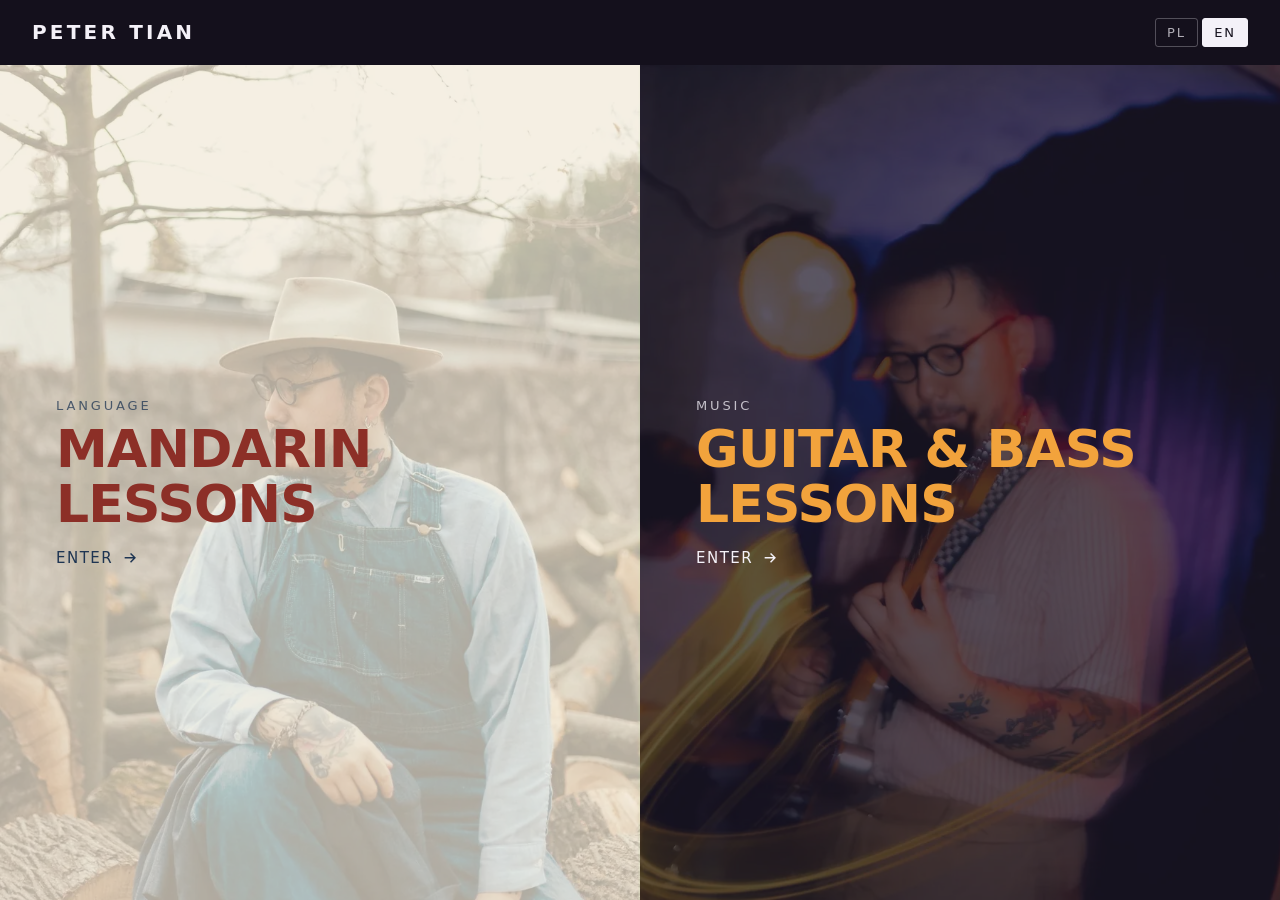
<file: site/index.html>
<!doctype html>
<html lang="pl" data-lang="pl">
<head>
<meta charset="utf-8">
<meta name="viewport" content="width=device-width, initial-scale=1">
<title>Peter Tian — Poznań</title>
<meta name="description"
      data-pl-content="Peter Tian w Poznaniu: lekcje języka chińskiego oraz lekcje gitary i basu."
      data-en-content="Peter Tian in Poznań: Mandarin lessons, and guitar and bass lessons."
      content="Peter Tian w Poznaniu: lekcje języka chińskiego oraz lekcje gitary i basu.">
<meta name="theme-color" content="#14101C">
<meta property="og:type" content="website">
<meta property="og:title" content="Peter Tian — Poznań">
<style>
  *, *::before, *::after { box-sizing: border-box; }

  body {
    margin: 0;
    min-height: 100svh;
    display: flex;
    flex-direction: column;
    background: #14101C;
    color: #F4F1F8;
    font-family: "Avenir Next", "Segoe UI", system-ui, -apple-system, sans-serif;
  }

  a { text-decoration: none; color: inherit; }

  header {
    display: flex;
    align-items: center;
    justify-content: space-between;
    gap: 1rem;
    padding: 1.1rem clamp(1.25rem, 4vw, 2rem);
  }

  .name {
    margin: 0;
    font-size: clamp(1rem, 3vw, 1.25rem);
    font-weight: 800;
    letter-spacing: 0.16em;
    text-transform: uppercase;
  }

  .langbar { display: flex; gap: 0.25rem; }

  .langbar button {
    font: inherit;
    font-size: 0.8125rem;
    letter-spacing: 0.14em;
    padding: 0.4rem 0.7rem;
    border: 1px solid rgba(244, 241, 248, 0.28);
    background: transparent;
    color: rgba(244, 241, 248, 0.7);
    cursor: pointer;
    border-radius: 3px;
    transition: background 140ms ease, color 140ms ease;
  }

  .langbar button[aria-pressed="true"] {
    background: #F4F1F8;
    border-color: #F4F1F8;
    color: #14101C;
  }

  .doors {
    flex: 1;
    display: grid;
    grid-template-rows: 1fr 1fr;
  }

  .door {
    position: relative;
    display: flex;
    flex-direction: column;
    justify-content: center;
    padding: clamp(2rem, 7vw, 4rem) clamp(1.5rem, 5vw, 3.5rem);
    overflow: hidden;
    transition: flex-grow 320ms ease;
  }

  .door::before {
    content: "";
    position: absolute;
    inset: 0;
    background-size: cover;
    background-position: center;
    opacity: 0.28;
    transition: opacity 320ms ease, transform 480ms ease;
  }

  .door > * { position: relative; }

  .door:hover::before, .door:focus-visible::before {
    opacity: 0.42;
    transform: scale(1.04);
  }

  .door:focus-visible { outline: 3px solid currentColor; outline-offset: -6px; }

  .door--mandarin {
    background: #F2E9D8;
    color: #1E3552;
  }
  .door--mandarin::before { background-image: url("mandarin/img/peter-900.webp"); }

  .door--music {
    background: #1D1729;
    color: #F4F1F8;
  }
  .door--music::before { background-image: url("music/img/live-900.webp"); }

  .kicker {
    font-size: clamp(0.7rem, 2.2vw, 0.8125rem);
    letter-spacing: 0.22em;
    text-transform: uppercase;
    opacity: 0.75;
    margin: 0 0 0.6rem;
  }

  .door h2 {
    margin: 0;
    font-size: clamp(1.75rem, 7vw, 3.25rem);
    font-weight: 800;
    line-height: 1.05;
    letter-spacing: -0.015em;
    text-transform: uppercase;
  }

  .door--mandarin h2 { color: #8C2F27; }
  .door--music h2 { color: #F2A33C; }

  .go {
    display: inline-flex;
    align-items: center;
    gap: 0.5rem;
    margin-top: 1.1rem;
    font-size: 0.9375rem;
    letter-spacing: 0.1em;
    text-transform: uppercase;
  }

  .go svg { width: 1.1rem; height: 1.1rem; transition: transform 200ms ease; }
  .door:hover .go svg { transform: translateX(4px); }

  @media (min-width: 48rem) {
    .doors { grid-template-rows: none; grid-template-columns: 1fr 1fr; }
  }

  @media (prefers-reduced-motion: reduce) {
    *, *::before { transition-duration: 0.01ms !important; }
  }
</style>
</head>
<body>

<header>
  <h1 class="name">Peter Tian</h1>
  <nav class="langbar" aria-label="Język / Language">
    <button type="button" data-lang-set="pl" aria-pressed="true">PL</button>
    <button type="button" data-lang-set="en" aria-pressed="false">EN</button>
  </nav>
</header>

<main class="doors">

  <a class="door door--mandarin" href="mandarin/">
    <p class="kicker" data-pl="Nauka języka" data-en="Language">Nauka języka</p>
    <h2 data-pl="Lekcje języka<br>chińskiego" data-en="Mandarin<br>Lessons">Lekcje języka<br>chińskiego</h2>
    <span class="go">
      <span data-pl="Zobacz" data-en="Enter">Zobacz</span>
      <svg viewBox="0 0 24 24" fill="none" stroke="currentColor" stroke-width="2" aria-hidden="true">
        <path d="M5 12h14M13 6l6 6-6 6"/>
      </svg>
    </span>
  </a>

  <a class="door door--music" href="music/">
    <p class="kicker" data-pl="Muzyka" data-en="Music">Muzyka</p>
    <h2 data-pl="Lekcje gitary<br>i basu" data-en="Guitar &amp; Bass<br>Lessons">Lekcje gitary<br>i basu</h2>
    <span class="go">
      <span data-pl="Zobacz" data-en="Enter">Zobacz</span>
      <svg viewBox="0 0 24 24" fill="none" stroke="currentColor" stroke-width="2" aria-hidden="true">
        <path d="M5 12h14M13 6l6 6-6 6"/>
      </svg>
    </span>
  </a>

</main>

<script src="shared/i18n.js" defer></script>
</body>
</html>
</file>
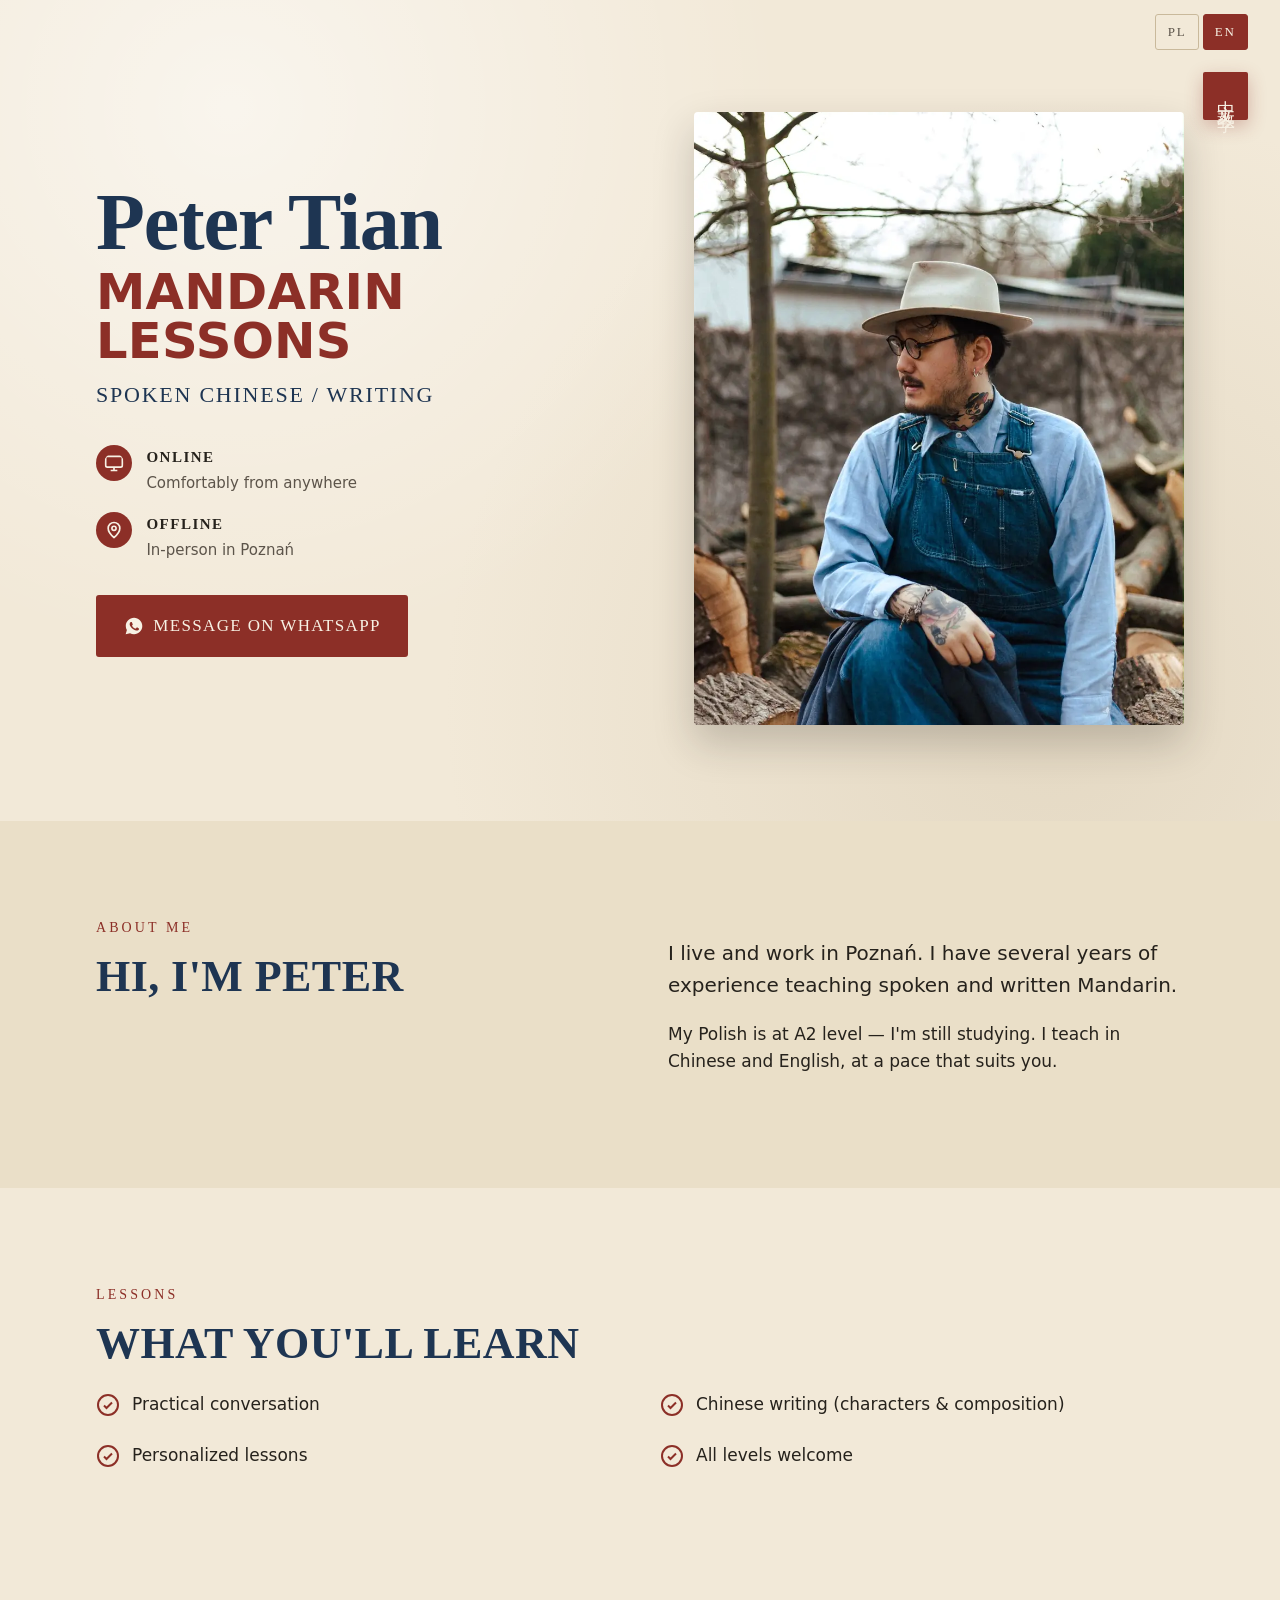
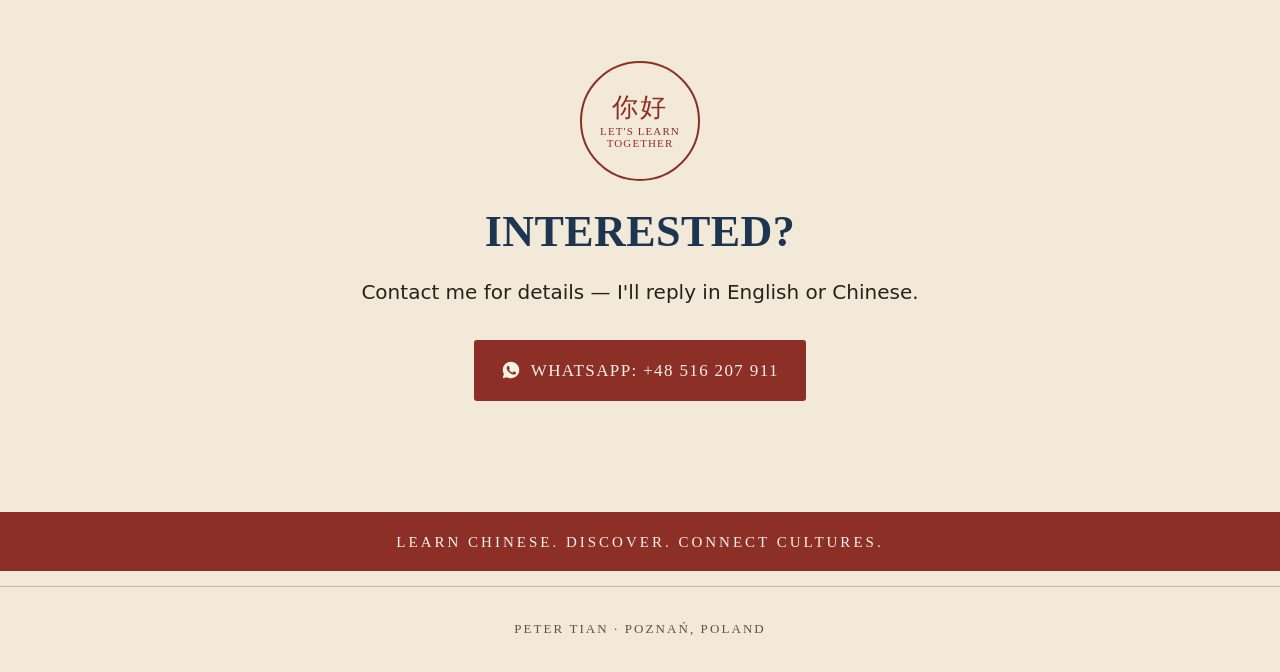
<file: site/mandarin/index.html>
<!doctype html>
<html lang="pl" data-lang="pl">
<head>
<meta charset="utf-8">
<meta name="viewport" content="width=device-width, initial-scale=1">
<title data-pl="Peter Tian — Lekcje języka chińskiego w Poznaniu"
       data-en="Peter Tian — Mandarin Lessons in Poznań">Peter Tian — Lekcje języka chińskiego w Poznaniu</title>
<meta name="description"
      data-pl-content="Lekcje języka chińskiego w Poznaniu i online. Mówienie i pisanie, dla każdego poziomu zaawansowania. Napisz na WhatsApp."
      data-en-content="Mandarin lessons in Poznań and online. Speaking and writing, all levels welcome. Message me on WhatsApp."
      content="Lekcje języka chińskiego w Poznaniu i online. Mówienie i pisanie, dla każdego poziomu zaawansowania.">
<meta name="theme-color" content="#8C2F27">
<meta property="og:type" content="website">
<meta property="og:title" content="Peter Tian — Mandarin / 中文教学">
<meta property="og:image" content="/mandarin/img/peter-900.jpg">
<link rel="canonical" href="https://petertian.com/mandarin/">
<link rel="stylesheet" href="../shared/base.css">
<link rel="stylesheet" href="theme.css">
</head>
<body>

<nav class="langbar" aria-label="Język / Language">
  <button type="button" data-lang-set="pl" aria-pressed="true">PL</button>
  <button type="button" data-lang-set="en" aria-pressed="false">EN</button>
</nav>

<main>

  <!-- ── HERO ─────────────────────────────────────────────────── -->
  <section class="hero">
    <span class="seal" lang="zh" aria-hidden="true">中文教学</span>
    <div class="wrap hero-grid">

      <div>
        <h1 class="hero-title">
          Peter Tian
          <span class="lessons"
                data-pl="Lekcje języka<br>chińskiego"
                data-en="Mandarin<br>Lessons">Lekcje języka<br>chińskiego</span>
        </h1>
        <p class="hero-sub"
           data-pl="Mówienie / Pisanie"
           data-en="Spoken Chinese / Writing">Mówienie / Pisanie</p>

        <ul class="modes">
          <li class="mode">
            <svg viewBox="0 0 24 24" fill="none" stroke="currentColor" stroke-width="2" aria-hidden="true">
              <rect x="2" y="4" width="20" height="13" rx="2"/><path d="M8 21h8M12 17v4"/>
            </svg>
            <div>
              <b data-pl="Online" data-en="Online">Online</b>
              <span data-pl="Wygodnie z każdego miejsca"
                    data-en="Comfortably from anywhere">Wygodnie z każdego miejsca</span>
            </div>
          </li>
          <li class="mode">
            <svg viewBox="0 0 24 24" fill="none" stroke="currentColor" stroke-width="2" aria-hidden="true">
              <path d="M12 21s7-5.5 7-11a7 7 0 1 0-14 0c0 5.5 7 11 7 11z"/><circle cx="12" cy="10" r="2.5"/>
            </svg>
            <div>
              <b data-pl="Offline" data-en="Offline">Offline</b>
              <span data-pl="Spotkania w Poznaniu"
                    data-en="In-person in Poznań">Spotkania w Poznaniu</span>
            </div>
          </li>
        </ul>

        <div class="actions" style="justify-content:flex-start">
          <a class="btn"
             href="https://wa.me/48516207911?text=Cze%C5%9B%C4%87%20Peter!%20Pisz%C4%99%20w%20sprawie%20lekcji%20chi%C5%84skiego."
             data-pl-href="https://wa.me/48516207911?text=Cze%C5%9B%C4%87%20Peter!%20Pisz%C4%99%20w%20sprawie%20lekcji%20chi%C5%84skiego."
             data-en-href="https://wa.me/48516207911?text=Hi%20Peter!%20I'm%20writing%20about%20Mandarin%20lessons."
             rel="noopener">
            <svg viewBox="0 0 24 24" fill="currentColor" aria-hidden="true">
              <path d="M12.04 2C6.58 2 2.13 6.45 2.13 11.91c0 1.75.46 3.45 1.32 4.95L2 22l5.25-1.38a9.9 9.9 0 0 0 4.79 1.22h.01c5.46 0 9.91-4.45 9.91-9.91C21.96 6.45 17.5 2 12.04 2zm5.8 14.13c-.24.68-1.4 1.3-1.94 1.34-.5.04-.98.22-3.3-.69-2.79-1.1-4.55-3.96-4.69-4.14-.13-.18-1.11-1.48-1.11-2.82 0-1.34.7-2 .95-2.27.25-.27.54-.34.72-.34h.52c.17 0 .4-.06.62.47.24.57.8 1.98.87 2.12.07.14.12.3.02.48-.09.18-.14.3-.28.46-.14.16-.3.36-.42.48-.14.14-.29.29-.12.57.16.27.73 1.2 1.56 1.95 1.08.96 1.98 1.26 2.26 1.4.28.14.44.12.6-.07.17-.2.7-.81.88-1.09.18-.28.36-.23.6-.14.25.09 1.57.74 1.84.87.27.14.45.2.52.32.07.11.07.66-.17 1.34z"/>
            </svg>
            <span data-pl="Napisz na WhatsApp" data-en="Message on WhatsApp">Napisz na WhatsApp</span>
          </a>
        </div>
      </div>

      <div class="hero-media">
        <picture>
          <source type="image/webp" srcset="img/peter-900.webp 900w, img/peter-1400.webp 1400w"
                  sizes="(min-width: 52rem) 45vw, 100vw">
          <img class="hero-photo" src="img/peter-900.jpg" width="900" height="1242"
               fetchpriority="high" decoding="async"
               alt="Peter Tian"
               data-pl-alt="Peter Tian, lektor języka chińskiego w Poznaniu"
               data-en-alt="Peter Tian, Mandarin teacher based in Poznań">
        </picture>
      </div>

    </div>
  </section>

  <!-- ── O MNIE ───────────────────────────────────────────────── -->
  <section class="about">
    <div class="wrap about-grid">
      <div>
        <p class="eyebrow" data-pl="O mnie" data-en="About me">O mnie</p>
        <h2 class="section-title"
            data-pl="Cześć, jestem Peter"
            data-en="Hi, I'm Peter">Cześć, jestem Peter</h2>
      </div>
      <div>
        <p class="lede"
           data-pl="Mieszkam i pracuję w Poznaniu. Od kilku lat uczę chińskiego — zarówno mówienia, jak i pisania."
           data-en="I live and work in Poznań. I have several years of experience teaching spoken and written Mandarin.">Mieszkam i pracuję w Poznaniu. Od kilku lat uczę chińskiego — zarówno mówienia, jak i pisania.</p>
        <p data-pl="Mój polski jest na poziomie A2 — wciąż się uczę. Lekcje prowadzę po chińsku i angielsku, w tempie dopasowanym do Ciebie."
           data-en="My Polish is at A2 level — I'm still studying. I teach in Chinese and English, at a pace that suits you.">Mój polski jest na poziomie A2 — wciąż się uczę. Lekcje prowadzę po chińsku i angielsku, w tempie dopasowanym do Ciebie.</p>
      </div>
    </div>
  </section>

  <!-- ── CZEGO SIĘ NAUCZYSZ ───────────────────────────────────── -->
  <section>
    <div class="wrap">
      <p class="eyebrow" data-pl="Lekcje" data-en="Lessons">Lekcje</p>
      <h2 class="section-title"
          data-pl="Czego się nauczysz"
          data-en="What you'll learn">Czego się nauczysz</h2>

      <ul class="checks">
        <li>
          <svg viewBox="0 0 24 24" fill="none" stroke="currentColor" stroke-width="2" aria-hidden="true">
            <circle cx="12" cy="12" r="10"/><path d="m8 12.5 2.5 2.5L16 9.5"/>
          </svg>
          <span data-pl="Praktyczna konwersacja"
                data-en="Practical conversation">Praktyczna konwersacja</span>
        </li>
        <li>
          <svg viewBox="0 0 24 24" fill="none" stroke="currentColor" stroke-width="2" aria-hidden="true">
            <circle cx="12" cy="12" r="10"/><path d="m8 12.5 2.5 2.5L16 9.5"/>
          </svg>
          <span data-pl="Pisana chińszczyzna (znaki i kompozycja)"
                data-en="Chinese writing (characters &amp; composition)">Pisana chińszczyzna (znaki i kompozycja)</span>
        </li>
        <li>
          <svg viewBox="0 0 24 24" fill="none" stroke="currentColor" stroke-width="2" aria-hidden="true">
            <circle cx="12" cy="12" r="10"/><path d="m8 12.5 2.5 2.5L16 9.5"/>
          </svg>
          <span data-pl="Lekcje dopasowane do Twoich potrzeb"
                data-en="Personalized lessons">Lekcje dopasowane do Twoich potrzeb</span>
        </li>
        <li>
          <svg viewBox="0 0 24 24" fill="none" stroke="currentColor" stroke-width="2" aria-hidden="true">
            <circle cx="12" cy="12" r="10"/><path d="m8 12.5 2.5 2.5L16 9.5"/>
          </svg>
          <span data-pl="Dla każdego poziomu zaawansowania"
                data-en="All levels welcome">Dla każdego poziomu zaawansowania</span>
        </li>
      </ul>
    </div>
  </section>

  <!-- ── KONTAKT ──────────────────────────────────────────────── -->
  <section class="contact">
    <div class="wrap">
      <span class="badge" aria-hidden="true">
        <span class="hanzi" lang="zh">你好</span>
        <span class="say" data-pl="Zacznijmy razem" data-en="Let's learn together">Zacznijmy razem</span>
      </span>

      <h2 class="section-title"
          data-pl="Zainteresowany?"
          data-en="Interested?">Zainteresowany?</h2>
      <p class="lede"
         data-pl="Napisz do mnie po szczegóły — odpowiem po angielsku lub chińsku."
         data-en="Contact me for details — I'll reply in English or Chinese.">Napisz do mnie po szczegóły — odpowiem po angielsku lub chińsku.</p>

      <div class="actions">
        <a class="btn"
           href="https://wa.me/48516207911?text=Cze%C5%9B%C4%87%20Peter!%20Pisz%C4%99%20w%20sprawie%20lekcji%20chi%C5%84skiego."
           data-pl-href="https://wa.me/48516207911?text=Cze%C5%9B%C4%87%20Peter!%20Pisz%C4%99%20w%20sprawie%20lekcji%20chi%C5%84skiego."
           data-en-href="https://wa.me/48516207911?text=Hi%20Peter!%20I'm%20writing%20about%20Mandarin%20lessons."
           rel="noopener">
          <svg viewBox="0 0 24 24" fill="currentColor" aria-hidden="true">
            <path d="M12.04 2C6.58 2 2.13 6.45 2.13 11.91c0 1.75.46 3.45 1.32 4.95L2 22l5.25-1.38a9.9 9.9 0 0 0 4.79 1.22h.01c5.46 0 9.91-4.45 9.91-9.91C21.96 6.45 17.5 2 12.04 2zm5.8 14.13c-.24.68-1.4 1.3-1.94 1.34-.5.04-.98.22-3.3-.69-2.79-1.1-4.55-3.96-4.69-4.14-.13-.18-1.11-1.48-1.11-2.82 0-1.34.7-2 .95-2.27.25-.27.54-.34.72-.34h.52c.17 0 .4-.06.62.47.24.57.8 1.98.87 2.12.07.14.12.3.02.48-.09.18-.14.3-.28.46-.14.16-.3.36-.42.48-.14.14-.29.29-.12.57.16.27.73 1.2 1.56 1.95 1.08.96 1.98 1.26 2.26 1.4.28.14.44.12.6-.07.17-.2.7-.81.88-1.09.18-.28.36-.23.6-.14.25.09 1.57.74 1.84.87.27.14.45.2.52.32.07.11.07.66-.17 1.34z"/>
          </svg>
          <span data-pl="WhatsApp: +48 516 207 911" data-en="WhatsApp: +48 516 207 911">WhatsApp: +48 516 207 911</span>
        </a>
      </div>
    </div>
  </section>

</main>

<p class="tagline"
   data-pl="Ucz się chińskiego. Poznawaj. Łącz kultury."
   data-en="Learn Chinese. Discover. Connect cultures.">Ucz się chińskiego. Poznawaj. Łącz kultury.</p>

<footer>
  <span data-pl="Peter Tian · Poznań, Polska" data-en="Peter Tian · Poznań, Poland">Peter Tian · Poznań, Polska</span>
</footer>

<script src="../shared/i18n.js" defer></script>
</body>
</html>
</file>
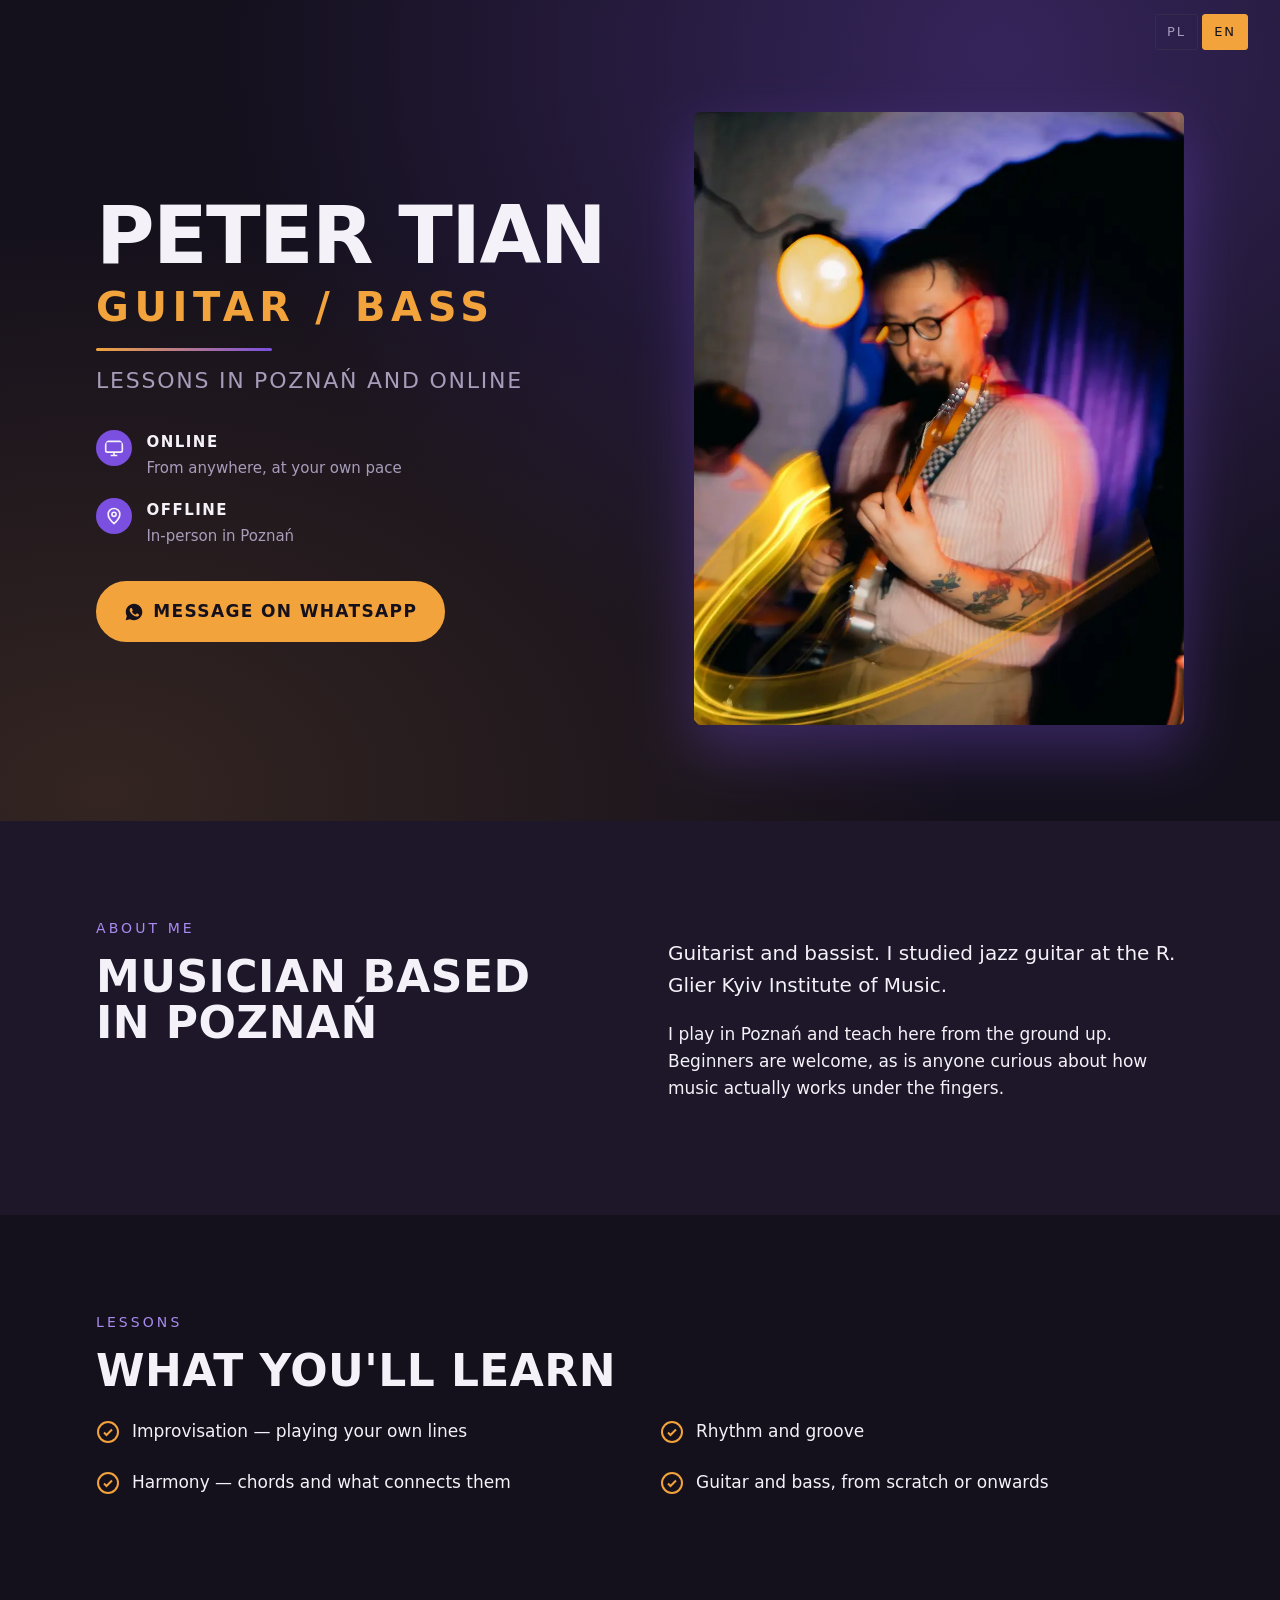
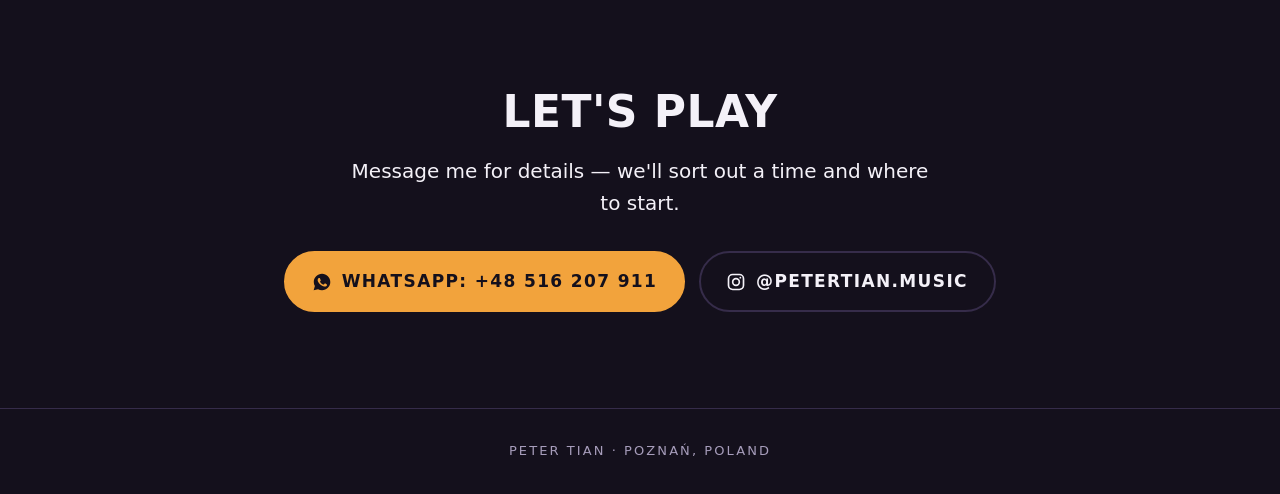
<file: site/music/index.html>
<!doctype html>
<html lang="pl" data-lang="pl">
<head>
<meta charset="utf-8">
<meta name="viewport" content="width=device-width, initial-scale=1">
<title data-pl="Peter Tian — Lekcje gitary i basu w Poznaniu"
       data-en="Peter Tian — Guitar &amp; Bass Lessons in Poznań">Peter Tian — Lekcje gitary i basu w Poznaniu</title>
<meta name="description"
      data-pl-content="Lekcje gitary i basu w Poznaniu i online. Improwizacja, rytm i harmonia — dla początkujących i nie tylko. Napisz na WhatsApp."
      data-en-content="Guitar and bass lessons in Poznań and online. Improvisation, rhythm and harmony — beginners welcome. Message me on WhatsApp."
      content="Lekcje gitary i basu w Poznaniu i online. Improwizacja, rytm i harmonia.">
<meta name="theme-color" content="#14101C">
<meta property="og:type" content="website">
<meta property="og:title" content="Peter Tian — Guitar / Bass">
<meta property="og:image" content="/music/img/live-900.jpg">
<link rel="canonical" href="https://petertian.com/music/">
<link rel="stylesheet" href="../shared/base.css">
<link rel="stylesheet" href="theme.css">
</head>
<body>

<nav class="langbar" aria-label="Język / Language">
  <button type="button" data-lang-set="pl" aria-pressed="true">PL</button>
  <button type="button" data-lang-set="en" aria-pressed="false">EN</button>
</nav>

<main>

  <!-- ── HERO ─────────────────────────────────────────────────── -->
  <section class="hero">
    <div class="wrap hero-grid">

      <div>
        <h1 class="hero-title">
          Peter Tian
          <span class="instrument"
                data-pl="Gitara / Bas"
                data-en="Guitar / Bass">Gitara / Bas</span>
        </h1>
        <p class="hero-sub"
           data-pl="Lekcje w Poznaniu i online"
           data-en="Lessons in Poznań and online">Lekcje w Poznaniu i online</p>

        <ul class="modes">
          <li class="mode">
            <svg viewBox="0 0 24 24" fill="none" stroke="currentColor" stroke-width="2" aria-hidden="true">
              <rect x="2" y="4" width="20" height="13" rx="2"/><path d="M8 21h8M12 17v4"/>
            </svg>
            <div>
              <b data-pl="Online" data-en="Online">Online</b>
              <span data-pl="Z każdego miejsca, w Twoim tempie"
                    data-en="From anywhere, at your own pace">Z każdego miejsca, w Twoim tempie</span>
            </div>
          </li>
          <li class="mode">
            <svg viewBox="0 0 24 24" fill="none" stroke="currentColor" stroke-width="2" aria-hidden="true">
              <path d="M12 21s7-5.5 7-11a7 7 0 1 0-14 0c0 5.5 7 11 7 11z"/><circle cx="12" cy="10" r="2.5"/>
            </svg>
            <div>
              <b data-pl="Offline" data-en="Offline">Offline</b>
              <span data-pl="Spotkania w Poznaniu"
                    data-en="In-person in Poznań">Spotkania w Poznaniu</span>
            </div>
          </li>
        </ul>

        <div class="actions" style="justify-content:flex-start">
          <a class="btn"
             href="https://wa.me/48516207911?text=Cze%C5%9B%C4%87%20Peter!%20Pisz%C4%99%20w%20sprawie%20lekcji%20gitary."
             data-pl-href="https://wa.me/48516207911?text=Cze%C5%9B%C4%87%20Peter!%20Pisz%C4%99%20w%20sprawie%20lekcji%20gitary."
             data-en-href="https://wa.me/48516207911?text=Hi%20Peter!%20I'm%20writing%20about%20guitar%20lessons."
             rel="noopener">
            <svg viewBox="0 0 24 24" fill="currentColor" aria-hidden="true">
              <path d="M12.04 2C6.58 2 2.13 6.45 2.13 11.91c0 1.75.46 3.45 1.32 4.95L2 22l5.25-1.38a9.9 9.9 0 0 0 4.79 1.22h.01c5.46 0 9.91-4.45 9.91-9.91C21.96 6.45 17.5 2 12.04 2zm5.8 14.13c-.24.68-1.4 1.3-1.94 1.34-.5.04-.98.22-3.3-.69-2.79-1.1-4.55-3.96-4.69-4.14-.13-.18-1.11-1.48-1.11-2.82 0-1.34.7-2 .95-2.27.25-.27.54-.34.72-.34h.52c.17 0 .4-.06.62.47.24.57.8 1.98.87 2.12.07.14.12.3.02.48-.09.18-.14.3-.28.46-.14.16-.3.36-.42.48-.14.14-.29.29-.12.57.16.27.73 1.2 1.56 1.95 1.08.96 1.98 1.26 2.26 1.4.28.14.44.12.6-.07.17-.2.7-.81.88-1.09.18-.28.36-.23.6-.14.25.09 1.57.74 1.84.87.27.14.45.2.52.32.07.11.07.66-.17 1.34z"/>
            </svg>
            <span data-pl="Napisz na WhatsApp" data-en="Message on WhatsApp">Napisz na WhatsApp</span>
          </a>
        </div>
      </div>

      <div class="hero-media">
        <picture>
          <source type="image/webp" srcset="img/live-900.webp 900w, img/live-1400.webp 1400w"
                  sizes="(min-width: 52rem) 45vw, 100vw">
          <img class="hero-photo" src="img/live-900.jpg" width="900" height="1125"
               fetchpriority="high" decoding="async"
               alt="Peter Tian"
               data-pl-alt="Peter Tian grający na gitarze podczas koncertu"
               data-en-alt="Peter Tian playing guitar live">
        </picture>
      </div>

    </div>
  </section>

  <!-- ── O MNIE ───────────────────────────────────────────────── -->
  <section class="about">
    <div class="wrap about-grid">
      <div>
        <p class="eyebrow" data-pl="O mnie" data-en="About me">O mnie</p>
        <h2 class="section-title"
            data-pl="Muzyk z Poznania"
            data-en="Musician based in Poznań">Muzyk z Poznania</h2>
      </div>
      <div>
        <p class="lede"
           data-pl="Gitarzysta i basista. Studiowałem gitarę jazzową w Instytucie Muzyki im. R. Gliera w Kijowie."
           data-en="Guitarist and bassist. I studied jazz guitar at the R. Glier Kyiv Institute of Music.">Gitarzysta i basista. Studiowałem gitarę jazzową w Instytucie Muzyki im. R. Gliera w Kijowie.</p>
        <p data-pl="Gram w Poznaniu i uczę tu od podstaw. Zapraszam początkujących i wszystkich, którzy chcą zrozumieć, jak działa muzyka pod palcami."
           data-en="I play in Poznań and teach here from the ground up. Beginners are welcome, as is anyone curious about how music actually works under the fingers.">Gram w Poznaniu i uczę tu od podstaw. Zapraszam początkujących i wszystkich, którzy chcą zrozumieć, jak działa muzyka pod palcami.</p>
      </div>
    </div>
  </section>

  <!-- ── CZEGO SIĘ NAUCZYSZ ───────────────────────────────────── -->
  <section>
    <div class="wrap">
      <p class="eyebrow" data-pl="Lekcje" data-en="Lessons">Lekcje</p>
      <h2 class="section-title"
          data-pl="Czego się nauczysz"
          data-en="What you'll learn">Czego się nauczysz</h2>

      <ul class="checks">
        <li>
          <svg viewBox="0 0 24 24" fill="none" stroke="currentColor" stroke-width="2" aria-hidden="true">
            <circle cx="12" cy="12" r="10"/><path d="m8 12.5 2.5 2.5L16 9.5"/>
          </svg>
          <span data-pl="Improwizacja — jak grać własne solówki"
                data-en="Improvisation — playing your own lines">Improwizacja — jak grać własne solówki</span>
        </li>
        <li>
          <svg viewBox="0 0 24 24" fill="none" stroke="currentColor" stroke-width="2" aria-hidden="true">
            <circle cx="12" cy="12" r="10"/><path d="m8 12.5 2.5 2.5L16 9.5"/>
          </svg>
          <span data-pl="Rytm i groove"
                data-en="Rhythm and groove">Rytm i groove</span>
        </li>
        <li>
          <svg viewBox="0 0 24 24" fill="none" stroke="currentColor" stroke-width="2" aria-hidden="true">
            <circle cx="12" cy="12" r="10"/><path d="m8 12.5 2.5 2.5L16 9.5"/>
          </svg>
          <span data-pl="Harmonia — akordy i to, co je łączy"
                data-en="Harmony — chords and what connects them">Harmonia — akordy i to, co je łączy</span>
        </li>
        <li>
          <svg viewBox="0 0 24 24" fill="none" stroke="currentColor" stroke-width="2" aria-hidden="true">
            <circle cx="12" cy="12" r="10"/><path d="m8 12.5 2.5 2.5L16 9.5"/>
          </svg>
          <span data-pl="Gitara i bas, od zera lub dalej"
                data-en="Guitar and bass, from scratch or onwards">Gitara i bas, od zera lub dalej</span>
        </li>
      </ul>
    </div>
  </section>

  <!-- ── KONTAKT ──────────────────────────────────────────────── -->
  <section class="contact">
    <div class="wrap">
      <h2 class="section-title"
          data-pl="Zagrajmy"
          data-en="Let's play">Zagrajmy</h2>
      <p class="lede"
         data-pl="Napisz po szczegóły — ustalimy termin i to, od czego zaczynamy."
         data-en="Message me for details — we'll sort out a time and where to start.">Napisz po szczegóły — ustalimy termin i to, od czego zaczynamy.</p>

      <div class="actions">
        <a class="btn"
           href="https://wa.me/48516207911?text=Cze%C5%9B%C4%87%20Peter!%20Pisz%C4%99%20w%20sprawie%20lekcji%20gitary."
           data-pl-href="https://wa.me/48516207911?text=Cze%C5%9B%C4%87%20Peter!%20Pisz%C4%99%20w%20sprawie%20lekcji%20gitary."
           data-en-href="https://wa.me/48516207911?text=Hi%20Peter!%20I'm%20writing%20about%20guitar%20lessons."
           rel="noopener">
          <svg viewBox="0 0 24 24" fill="currentColor" aria-hidden="true">
            <path d="M12.04 2C6.58 2 2.13 6.45 2.13 11.91c0 1.75.46 3.45 1.32 4.95L2 22l5.25-1.38a9.9 9.9 0 0 0 4.79 1.22h.01c5.46 0 9.91-4.45 9.91-9.91C21.96 6.45 17.5 2 12.04 2zm5.8 14.13c-.24.68-1.4 1.3-1.94 1.34-.5.04-.98.22-3.3-.69-2.79-1.1-4.55-3.96-4.69-4.14-.13-.18-1.11-1.48-1.11-2.82 0-1.34.7-2 .95-2.27.25-.27.54-.34.72-.34h.52c.17 0 .4-.06.62.47.24.57.8 1.98.87 2.12.07.14.12.3.02.48-.09.18-.14.3-.28.46-.14.16-.3.36-.42.48-.14.14-.29.29-.12.57.16.27.73 1.2 1.56 1.95 1.08.96 1.98 1.26 2.26 1.4.28.14.44.12.6-.07.17-.2.7-.81.88-1.09.18-.28.36-.23.6-.14.25.09 1.57.74 1.84.87.27.14.45.2.52.32.07.11.07.66-.17 1.34z"/>
          </svg>
          <span data-pl="WhatsApp: +48 516 207 911" data-en="WhatsApp: +48 516 207 911">WhatsApp: +48 516 207 911</span>
        </a>

        <a class="btn btn--ghost" href="https://instagram.com/petertian.music"
           rel="noopener" target="_blank">
          <svg viewBox="0 0 24 24" fill="none" stroke="currentColor" stroke-width="2" aria-hidden="true">
            <rect x="3" y="3" width="18" height="18" rx="5"/><circle cx="12" cy="12" r="4"/>
            <circle cx="17.2" cy="6.8" r="1.1" fill="currentColor" stroke="none"/>
          </svg>
          <span>@petertian.music</span>
        </a>
      </div>
    </div>
  </section>

</main>

<footer>
  <span data-pl="Peter Tian · Poznań, Polska" data-en="Peter Tian · Poznań, Poland">Peter Tian · Poznań, Polska</span>
</footer>

<script src="../shared/i18n.js" defer></script>
</body>
</html>
</file>
<file: site/shared/base.css>
/* base.css — esqueleto compartido por /mandarin y /music.
   Aqui NO hay colores ni tipografias concretas: solo estructura.
   Cada web define sus tokens en su propio theme.css. */

*, *::before, *::after { box-sizing: border-box; }

html {
  -webkit-text-size-adjust: 100%;
  scroll-behavior: smooth;
}

body {
  margin: 0;
  background: var(--bg);
  color: var(--ink);
  font-family: var(--font-body);
  font-size: 1.0625rem;
  line-height: 1.6;
  overflow-x: hidden;
}

img { max-width: 100%; height: auto; display: block; }

h1, h2, h3 {
  font-family: var(--font-display);
  line-height: 1.05;
  margin: 0;
  text-wrap: balance;
}

p { text-wrap: pretty; }

a { color: inherit; }

:focus-visible {
  outline: 3px solid var(--focus);
  outline-offset: 3px;
  border-radius: 2px;
}

/* ---------- layout ---------- */

.wrap {
  width: min(100% - 2.5rem, 68rem);
  margin-inline: auto;
}

section {
  padding-block: clamp(3rem, 9vw, 6rem);
}

.eyebrow {
  font-family: var(--font-display);
  font-size: clamp(0.75rem, 2.2vw, 0.875rem);
  letter-spacing: 0.22em;
  text-transform: uppercase;
  color: var(--accent);
  margin: 0 0 0.9rem;
}

.section-title {
  font-size: clamp(1.75rem, 6vw, 2.75rem);
  text-transform: uppercase;
  letter-spacing: 0.01em;
  margin-bottom: 1.5rem;
}

.lede {
  font-size: clamp(1.0625rem, 2.6vw, 1.25rem);
  max-width: 46ch;
}

/* ---------- selector de idioma ---------- */

.langbar {
  position: absolute;
  top: 0; right: 0;
  z-index: 10;
  display: flex;
  gap: 0.25rem;
  padding: 0.9rem clamp(1.25rem, 4vw, 2rem);
}

.langbar button {
  font: inherit;
  font-family: var(--font-display);
  font-size: 0.8125rem;
  letter-spacing: 0.14em;
  padding: 0.4rem 0.7rem;
  border: 1px solid var(--rule);
  background: transparent;
  color: var(--ink-soft);
  cursor: pointer;
  border-radius: 3px;
  transition: background 140ms ease, color 140ms ease;
}

.langbar button:hover { color: var(--ink); }

.langbar button[aria-pressed="true"] {
  background: var(--accent);
  border-color: var(--accent);
  color: var(--on-accent);
}

/* ---------- hero ---------- */

.hero {
  position: relative;
  padding-block: clamp(4.5rem, 12vw, 7rem) clamp(3rem, 9vw, 6rem);
}

.hero-grid {
  display: grid;
  gap: clamp(2rem, 6vw, 3.5rem);
  align-items: center;
}

.hero-title {
  font-size: clamp(2.5rem, 11vw, 5rem);
}

.hero-sub {
  font-family: var(--font-display);
  font-size: clamp(1rem, 3.6vw, 1.375rem);
  letter-spacing: 0.08em;
  text-transform: uppercase;
  color: var(--ink-soft);
  margin: 0.75rem 0 0;
}

.hero-photo {
  border-radius: var(--radius-photo);
  box-shadow: var(--shadow-photo);
  width: 100%;
  object-fit: cover;
  aspect-ratio: 4 / 5;
}

/* ---------- modalidad online / offline ---------- */

.modes {
  display: grid;
  gap: 1rem;
  margin: 2rem 0 0;
  padding: 0;
  list-style: none;
}

.mode {
  display: flex;
  align-items: flex-start;
  gap: 0.9rem;
}

.mode svg {
  flex: 0 0 auto;
  width: 2.25rem;
  height: 2.25rem;
  padding: 0.5rem;
  border-radius: 50%;
  background: var(--accent);
  color: var(--on-accent);
}

.mode b {
  font-family: var(--font-display);
  display: block;
  letter-spacing: 0.1em;
  text-transform: uppercase;
  font-size: 0.9375rem;
}

.mode span {
  color: var(--ink-soft);
  font-size: 0.9375rem;
  line-height: 1.4;
}

/* ---------- lista de aprendizaje ---------- */

.checks {
  list-style: none;
  margin: 0;
  padding: 0;
  display: grid;
  gap: 1.125rem;
  grid-template-columns: 1fr;
}

@media (min-width: 42rem) {
  .checks { grid-template-columns: 1fr 1fr; gap: 1.5rem 2.5rem; }
}

.checks li {
  display: flex;
  gap: 0.75rem;
  align-items: flex-start;
}

.checks svg {
  flex: 0 0 auto;
  width: 1.5rem;
  height: 1.5rem;
  margin-top: 0.1em;
  color: var(--accent);
}

/* ---------- contacto ---------- */

.contact { text-align: center; }

.contact .section-title { margin-bottom: 0.75rem; }

.contact .lede { margin-inline: auto; }

.actions {
  display: flex;
  flex-wrap: wrap;
  gap: 0.875rem;
  justify-content: center;
  margin-top: 2rem;
}

.btn {
  display: inline-flex;
  align-items: center;
  gap: 0.6rem;
  font-family: var(--font-display);
  font-size: clamp(0.9375rem, 2.6vw, 1.0625rem);
  letter-spacing: 0.08em;
  text-transform: uppercase;
  text-decoration: none;
  padding: 0.95rem 1.6rem;
  border-radius: var(--radius-btn);
  border: 2px solid var(--accent);
  background: var(--accent);
  color: var(--on-accent);
  transition: transform 140ms ease, background 140ms ease, color 140ms ease;
}

.btn svg { width: 1.25rem; height: 1.25rem; }

.btn:hover { transform: translateY(-2px); }

.btn--ghost {
  background: transparent;
  color: var(--accent);
}

.btn--ghost:hover { background: var(--accent); color: var(--on-accent); }

/* ---------- pie ---------- */

footer {
  border-top: 1px solid var(--rule);
  padding-block: 2rem;
  text-align: center;
  font-size: 0.8125rem;
  letter-spacing: 0.16em;
  text-transform: uppercase;
  font-family: var(--font-display);
  color: var(--ink-soft);
}

/* ---------- responsive ---------- */

@media (min-width: 52rem) {
  .hero-grid { grid-template-columns: 1.05fr 0.95fr; }
  .hero-grid > .hero-media { order: 2; }
  .about-grid { display: grid; grid-template-columns: 1fr 1fr; gap: 3.5rem; align-items: start; }
}

@media (prefers-reduced-motion: reduce) {
  html { scroll-behavior: auto; }
  *, *::before, *::after {
    animation-duration: 0.01ms !important;
    transition-duration: 0.01ms !important;
  }
}
</file>
<file: site/mandarin/theme.css>
/* theme.css — Mandarin. Tokens extraidos del flyer de Peter:
   papel kraft, azul marino, burdeos, titulares serif con contraste alto. */

:root {
  --bg: #F2E9D8;
  --bg-alt: #EADFC8;
  --ink: #26221C;
  --ink-soft: #5C544A;
  --navy: #1E3552;
  --accent: #8C2F27;
  --on-accent: #F7F1E4;
  --rule: #C9B99B;
  --focus: #1E3552;

  --font-display: "Bookman Old Style", "Georgia", "Times New Roman", serif;
  --font-body: "Avenir Next", "Segoe UI", system-ui, -apple-system, sans-serif;

  --radius-photo: 4px;
  --radius-btn: 3px;
  --shadow-photo: 0 18px 40px rgba(38, 34, 28, 0.22);
}

/* Textura de papel: dos gradientes muy suaves, sin imagen que descargar. */
body {
  background-image:
    radial-gradient(circle at 18% 12%, rgba(255, 255, 255, 0.55), transparent 42%),
    radial-gradient(circle at 82% 78%, rgba(201, 185, 155, 0.35), transparent 48%);
  background-attachment: fixed;
}

.hero-title {
  color: var(--navy);
  letter-spacing: -0.015em;
}

.hero-title .lessons {
  display: block;
  font-size: 0.62em;
  color: var(--accent);
  letter-spacing: 0.005em;
  text-transform: uppercase;
  font-family: var(--font-body);
  font-weight: 800;
  font-stretch: condensed;
  line-height: 0.98;
  margin-top: 0.25rem;
}

.hero-sub { color: var(--navy); }

/* Sello 中文教学, replica del cuadro rojo del flyer */
.seal {
  position: absolute;
  top: clamp(3.5rem, 9vw, 4.5rem);
  right: clamp(1.25rem, 4vw, 2rem);
  writing-mode: vertical-rl;
  background: var(--accent);
  color: var(--on-accent);
  font-size: clamp(0.9rem, 2.6vw, 1.15rem);
  letter-spacing: 0.28em;
  padding: 0.85rem 0.5rem;
  border-radius: 2px;
  box-shadow: 0 6px 18px rgba(140, 47, 39, 0.3);
}

.section-title { color: var(--navy); }

.about { background: var(--bg-alt); }

/* Franja inferior burdeos, como el pie del flyer */
.tagline {
  background: var(--accent);
  color: var(--on-accent);
  text-align: center;
  font-family: var(--font-display);
  font-size: clamp(0.75rem, 2.4vw, 0.9375rem);
  letter-spacing: 0.2em;
  text-transform: uppercase;
  padding-block: 1.1rem;
}

/* Chapa 你好 */
.badge {
  display: inline-flex;
  flex-direction: column;
  align-items: center;
  justify-content: center;
  gap: 0.15rem;
  width: 7.5rem;
  height: 7.5rem;
  border-radius: 50%;
  border: 2px solid var(--accent);
  background: var(--bg);
  color: var(--accent);
  text-align: center;
  font-family: var(--font-display);
  line-height: 1.15;
  margin-inline: auto;
  margin-bottom: 1.75rem;
}

.badge .hanzi { font-size: 1.6rem; letter-spacing: 0.06em; }
.badge .say { font-size: 0.6875rem; letter-spacing: 0.1em; text-transform: uppercase; }

footer { color: var(--ink-soft); }
</file>
<file: site/music/theme.css>
/* theme.css — Music. Tokens extraidos de la foto de directo:
   sala oscura, morado de foco y estelas ambar de larga exposicion. */

:root {
  --bg: #14101C;
  --bg-alt: #1D1729;
  --ink: #F4F1F8;
  --ink-soft: #A79DBB;
  --accent: #F2A33C;
  --violet: #7B4FE0;        /* solo superficies y graficos (3.6:1 sobre --bg) */
  --violet-text: #A98BF0;   /* variante legible para texto pequeno (6.8:1) */
  --on-accent: #14101C;
  --rule: #362C4A;
  --focus: #F2A33C;

  --font-display: "Avenir Next", "Segoe UI", system-ui, -apple-system, sans-serif;
  --font-body: "Avenir Next", "Segoe UI", system-ui, -apple-system, sans-serif;

  --radius-photo: 6px;
  --radius-btn: 999px;
  --shadow-photo: 0 24px 60px rgba(123, 79, 224, 0.35);
}

/* Halo de escenario: dos focos difusos, sin imagen que descargar. */
body {
  background-image:
    radial-gradient(ellipse at 78% 6%, rgba(123, 79, 224, 0.32), transparent 55%),
    radial-gradient(ellipse at 8% 88%, rgba(242, 163, 60, 0.14), transparent 52%);
  background-attachment: fixed;
}

h1, h2, h3 { font-weight: 800; }

.hero-title {
  text-transform: uppercase;
  letter-spacing: -0.02em;
  color: var(--ink);
}

.hero-title .instrument {
  display: block;
  font-size: 0.5em;
  letter-spacing: 0.14em;
  color: var(--accent);
  margin-top: 0.5rem;
}

/* Estela ambar bajo el titular, eco de la larga exposicion */
.hero-title::after {
  content: "";
  display: block;
  width: clamp(6rem, 22vw, 11rem);
  height: 3px;
  margin-top: 1.25rem;
  border-radius: 2px;
  background: linear-gradient(90deg, var(--accent), var(--violet));
}

.hero-sub { color: var(--ink-soft); }

.section-title { color: var(--ink); }

.about { background: var(--bg-alt); }

.eyebrow { color: var(--violet-text); }

.mode svg { background: var(--violet); color: var(--ink); }

.checks svg { color: var(--accent); }

.hero-photo { filter: saturate(1.05); }

.btn { font-weight: 700; }

.btn--ghost { color: var(--ink); border-color: var(--rule); }
.btn--ghost:hover { background: var(--violet); border-color: var(--violet); color: var(--ink); }

footer { color: var(--ink-soft); }
</file>
